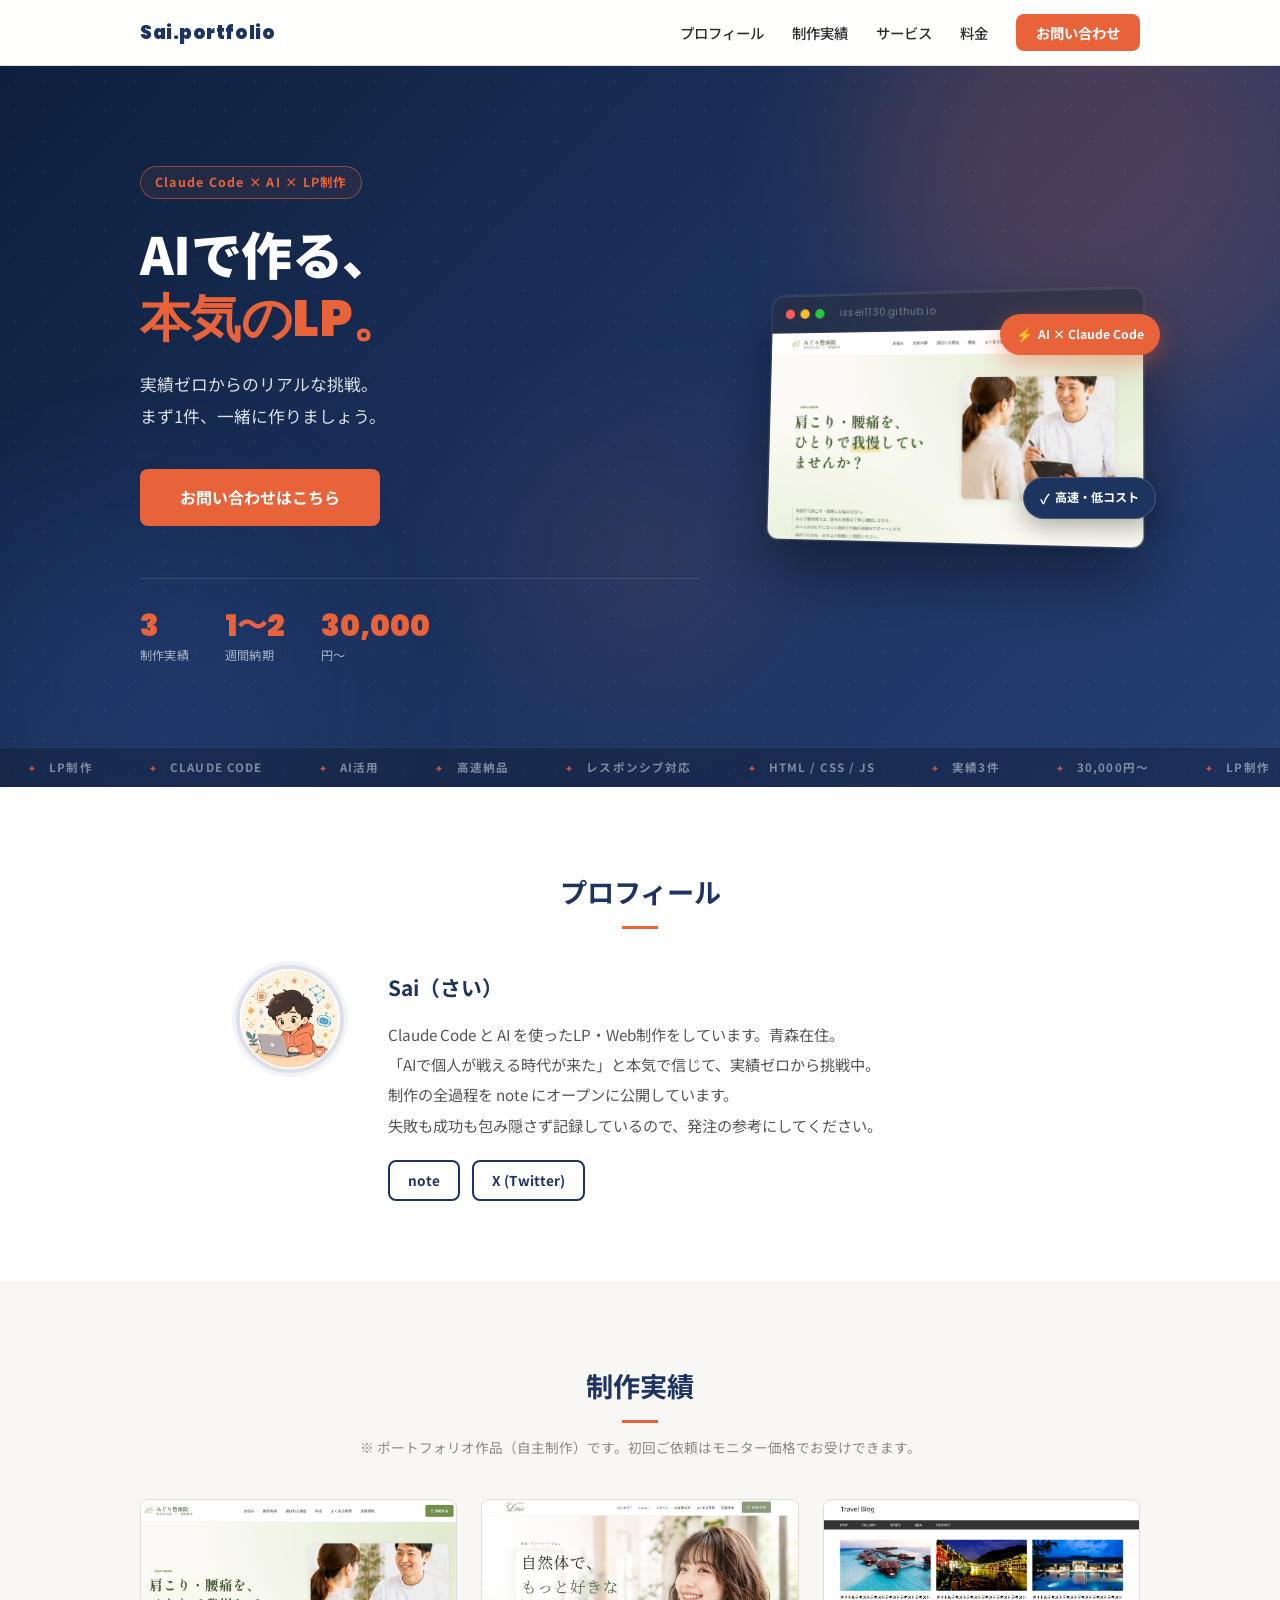
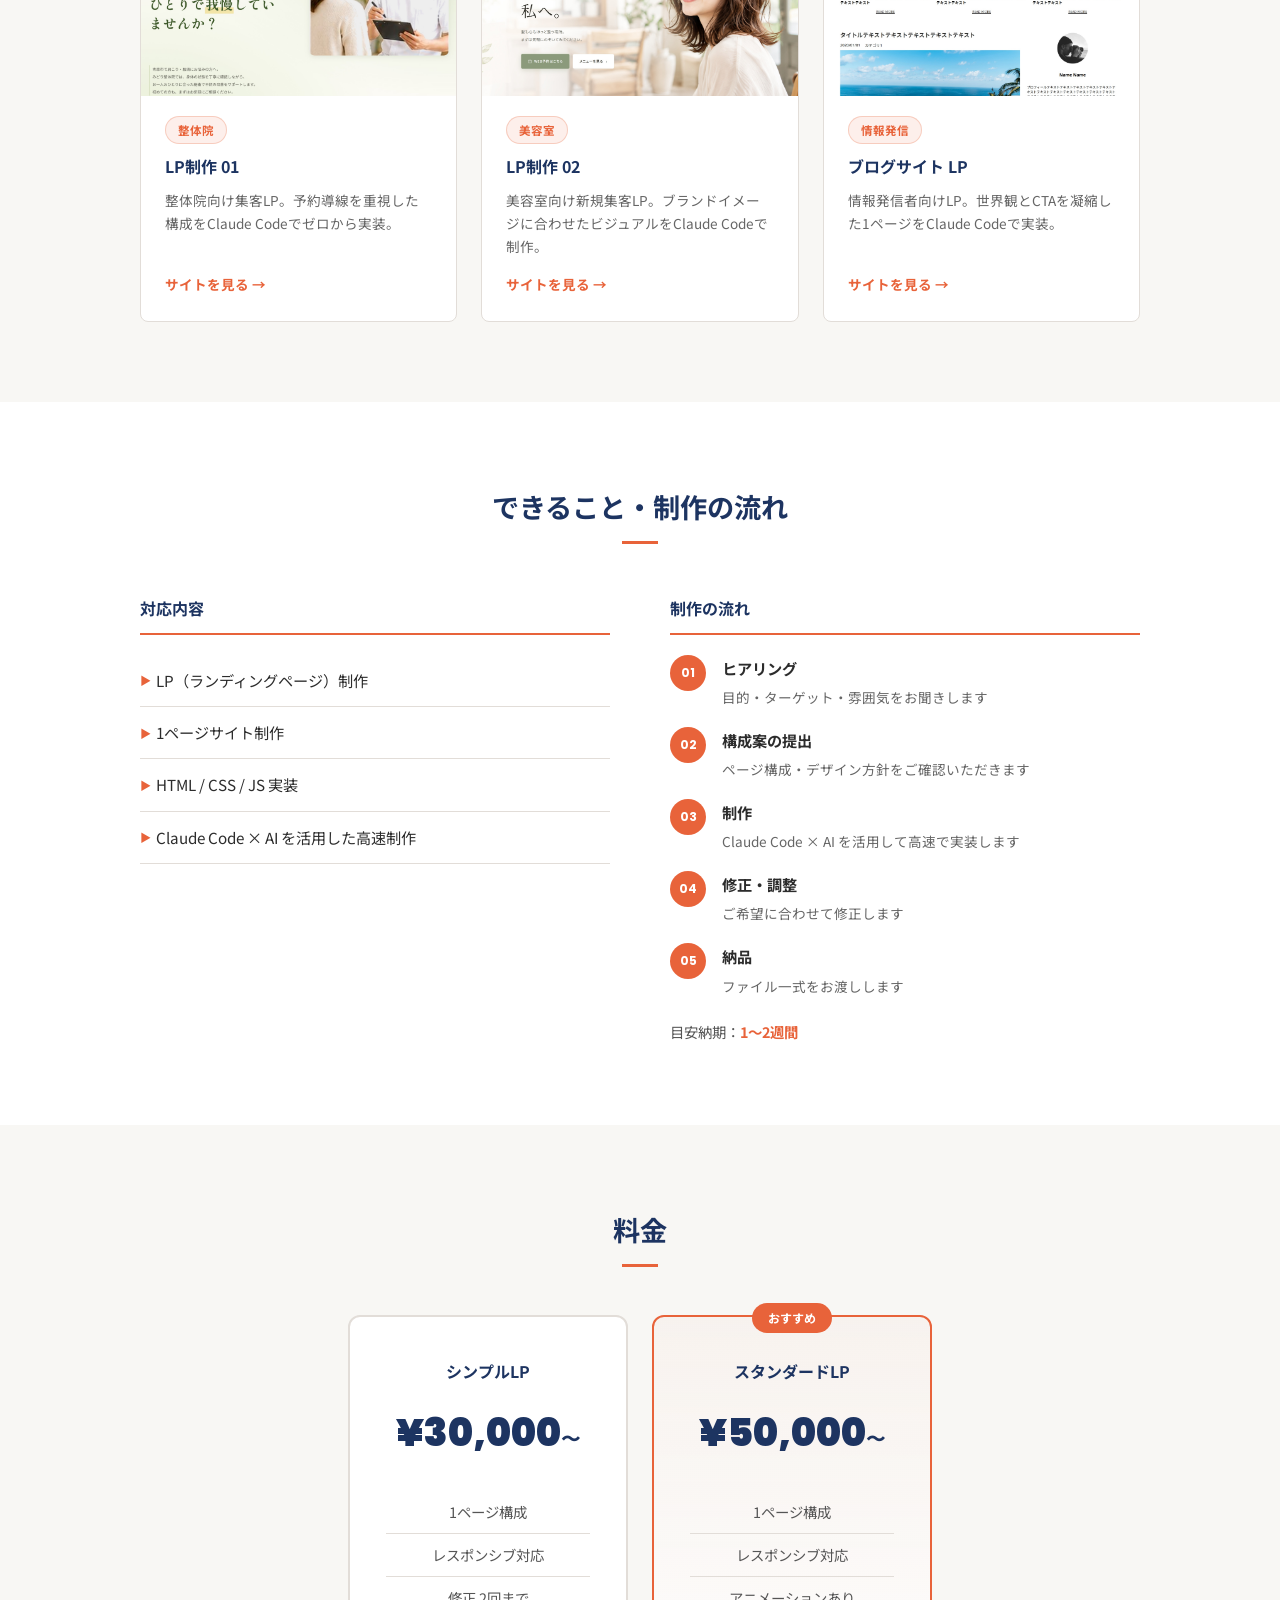
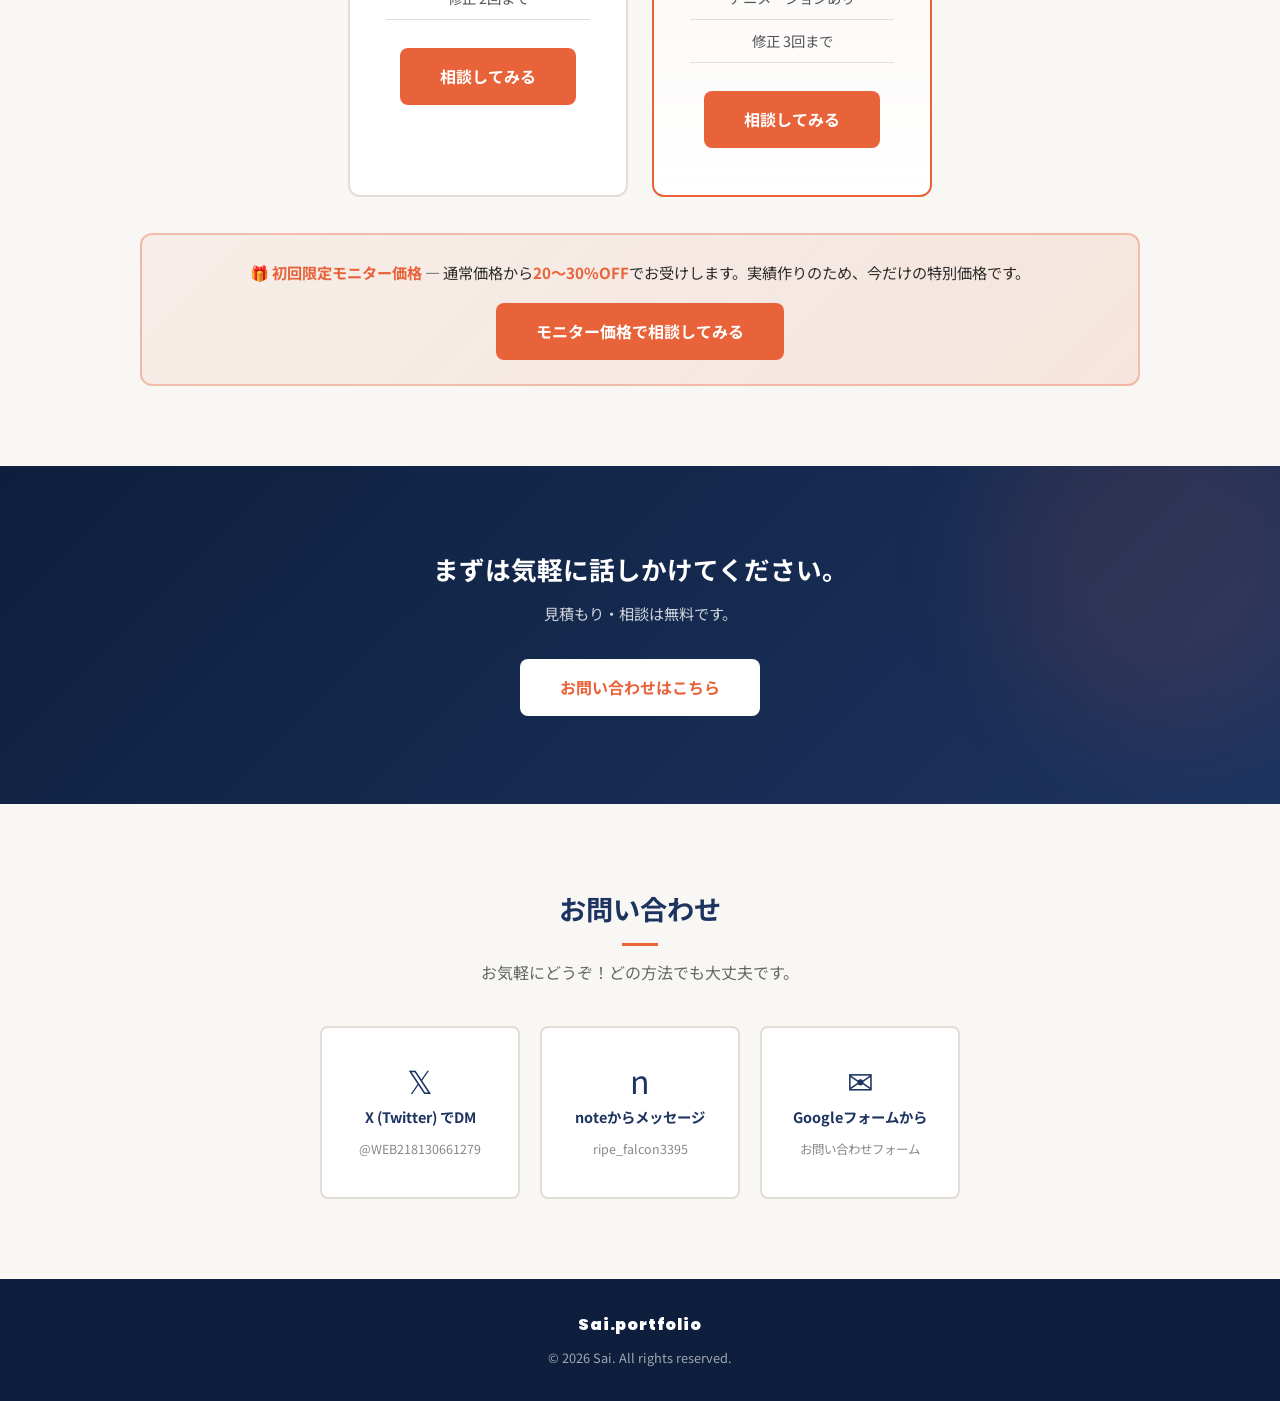
<file: index.html>
<!DOCTYPE html>
<html lang="ja">
<head>
  <meta charset="UTF-8">
  <meta name="viewport" content="width=device-width, initial-scale=1.0">
  <title>Sai - LP制作ポートフォリオ | Claude Code × AI</title>
  <meta name="description" content="AIで個人が戦える時代が来た。Claude Code × AIでLP・Web制作を手掛けるSaiのポートフォリオ。30,000円〜・納期1〜2週間・初回モニター価格あり。">
  <meta property="og:title" content="Sai - LP制作ポートフォリオ | Claude Code × AI">
  <meta property="og:description" content="AIで個人が戦える時代が来た。実績ゼロから本気で挑戦中。LP・Web制作 30,000円〜、納期1〜2週間。初回モニター価格あり。">
  <meta property="og:url" content="https://issei1130.github.io">
  <meta property="og:type" content="website">
  <meta name="twitter:card" content="summary_large_image">
  <meta name="twitter:site" content="@WEB218130661279">
  <link rel="stylesheet" href="css/style.css">
</head>
<body>

  <!-- スクロールプログレスバー -->
  <div class="scroll-progress" id="scrollProgress"></div>

  <!-- ナビゲーション -->
  <header class="site-header">
    <div class="inner">
      <p class="logo"><a href="#top">Sai.portfolio</a></p>
      <nav class="nav">
        <button class="nav-toggle" aria-label="メニューを開く">
          <span></span><span></span><span></span>
        </button>
        <ul class="nav-list">
          <li><a href="#about">プロフィール</a></li>
          <li><a href="#works">制作実績</a></li>
          <li><a href="#service">サービス</a></li>
          <li><a href="#price">料金</a></li>
          <li><a href="contact.html" class="nav-cta">お問い合わせ</a></li>
        </ul>
      </nav>
    </div>
  </header>

  <!-- ファーストビュー -->
  <section id="top" class="hero">
    <div class="hero-orb hero-orb--1"></div>
    <div class="hero-orb hero-orb--2"></div>
    <div class="hero-orb hero-orb--3"></div>
    <div class="hero-inner inner">
      <div class="hero-content">

        <!-- 左：テキスト -->
        <div class="hero-text">
          <p class="hero-label">Claude Code × AI × LP制作</p>
          <h1 class="hero-title">AIで作る、<br><span class="hero-title-accent">本気のLP。</span></h1>
          <p class="hero-sub"></p>
          <a href="contact.html" class="cta-btn">お問い合わせはこちら</a>
          <div class="hero-stats">
            <div class="hero-stat">
              <p class="stat-num" data-target="3">0</p>
              <p class="stat-label">制作実績</p>
            </div>
            <div class="hero-stat">
              <p class="stat-num">1〜2</p>
              <p class="stat-label">週間納期</p>
            </div>
            <div class="hero-stat">
              <p class="stat-num">30,000</p>
              <p class="stat-label">円〜</p>
            </div>
          </div>
        </div>

        <!-- 右：ビジュアル -->
        <div class="hero-visual">
          <div class="hero-mockup">
            <div class="mockup-bar">
              <span class="dot dot--red"></span>
              <span class="dot dot--yellow"></span>
              <span class="dot dot--green"></span>
              <span class="mockup-url">issei1130.github.io</span>
            </div>
            <img src="images/work01.jpg" alt="LP制作実績">
          </div>
          <div class="hero-badge">
            <span class="badge-icon">⚡</span>
            <span>AI × Claude Code</span>
          </div>
          <div class="hero-badge hero-badge--bottom">
            <span class="badge-icon">✓</span>
            <span>高速・低コスト</span>
          </div>
        </div>

      </div>
    </div>

    <!-- ティッカー -->
    <div class="hero-ticker-wrap">
      <div class="hero-ticker">
        <span>LP制作</span><span>Claude Code</span><span>AI活用</span><span>高速納品</span><span>レスポンシブ対応</span><span>HTML / CSS / JS</span><span>実績3件</span><span>30,000円〜</span>
        <span>LP制作</span><span>Claude Code</span><span>AI活用</span><span>高速納品</span><span>レスポンシブ対応</span><span>HTML / CSS / JS</span><span>実績3件</span><span>30,000円〜</span>
      </div>
    </div>
  </section>

  <!-- プロフィール -->
  <section id="about" class="about">
    <div class="inner">
      <h2 class="section-title">プロフィール</h2>
      <div class="about-content">
        <div class="about-avatar">
          <img src="images/icon.png" alt="Sai">
        </div>
        <div class="about-text">
          <h3 class="about-name">Sai（さい）</h3>
          <p class="about-desc">
            Claude Code と AI を使ったLP・Web制作をしています。青森在住。<br>
            「AIで個人が戦える時代が来た」と本気で信じて、実績ゼロから挑戦中。<br>
            制作の全過程を note にオープンに公開しています。<br>
            失敗も成功も包み隠さず記録しているので、発注の参考にしてください。
          </p>
          <div class="about-links">
            <a href="https://note.com/ripe_falcon3395" target="_blank" class="about-link">note</a>
            <a href="https://twitter.com/WEB218130661279" target="_blank" class="about-link">X (Twitter)</a>
          </div>
        </div>
      </div>
    </div>
  </section>

  <!-- 制作実績 -->
  <section id="works" class="works">
    <div class="inner">
      <h2 class="section-title">制作実績</h2>
      <p class="section-note">※ ポートフォリオ作品（自主制作）です。初回ご依頼はモニター価格でお受けできます。</p>
      <ul class="works-list">
        <li class="works-item">
          <div class="works-thumb">
            <img src="images/work01.jpg" alt="LP制作実績01">
            <div class="works-overlay">
              <a href="https://issei1130.github.io/midori-seitai/" class="works-overlay-btn" target="_blank">サイトを見る →</a>
            </div>
          </div>
          <div class="works-info">
            <span class="works-tag">整体院</span>
            <h3 class="works-title">LP制作 01</h3>
            <p class="works-desc">整体院向け集客LP。予約導線を重視した構成をClaude Codeでゼロから実装。</p>
            <a href="https://issei1130.github.io/midori-seitai/" class="works-link" target="_blank">サイトを見る →</a>
          </div>
        </li>
        <li class="works-item">
          <div class="works-thumb">
            <img src="images/work02.jpg" alt="LP制作実績02">
            <div class="works-overlay">
              <a href="https://issei1130.github.io/hair-salon-lp/" class="works-overlay-btn" target="_blank">サイトを見る →</a>
            </div>
          </div>
          <div class="works-info">
            <span class="works-tag">美容室</span>
            <h3 class="works-title">LP制作 02</h3>
            <p class="works-desc">美容室向け新規集客LP。ブランドイメージに合わせたビジュアルをClaude Codeで制作。</p>
            <a href="https://issei1130.github.io/hair-salon-lp/" class="works-link" target="_blank">サイトを見る →</a>
          </div>
        </li>
        <li class="works-item">
          <div class="works-thumb">
            <img src="images/work03.jpg" alt="ブログサイトLP">
            <div class="works-overlay">
              <a href="https://issei1130.github.io/portfolio-lp-blog/" class="works-overlay-btn" target="_blank">サイトを見る →</a>
            </div>
          </div>
          <div class="works-info">
            <span class="works-tag">情報発信</span>
            <h3 class="works-title">ブログサイト LP</h3>
            <p class="works-desc">情報発信者向けLP。世界観とCTAを凝縮した1ページをClaude Codeで実装。</p>
            <a href="https://issei1130.github.io/portfolio-lp-blog/" class="works-link" target="_blank">サイトを見る →</a>
          </div>
        </li>
      </ul>
    </div>
  </section>

  <!-- サービス・制作の流れ -->
  <section id="service" class="service">
    <div class="inner">
      <h2 class="section-title">できること・制作の流れ</h2>
      <div class="service-grid">
        <div class="service-menu">
          <h3 class="service-subtitle">対応内容</h3>
          <ul class="service-list">
            <li>LP（ランディングページ）制作</li>
            <li>1ページサイト制作</li>
            <li>HTML / CSS / JS 実装</li>
            <li>Claude Code × AI を活用した高速制作</li>
          </ul>
        </div>
        <div class="service-flow">
          <h3 class="service-subtitle">制作の流れ</h3>
          <ol class="flow-list">
            <li class="flow-item">
              <span class="flow-num">01</span>
              <div class="flow-body">
                <strong>ヒアリング</strong>
                <span>目的・ターゲット・雰囲気をお聞きします</span>
              </div>
            </li>
            <li class="flow-item">
              <span class="flow-num">02</span>
              <div class="flow-body">
                <strong>構成案の提出</strong>
                <span>ページ構成・デザイン方針をご確認いただきます</span>
              </div>
            </li>
            <li class="flow-item">
              <span class="flow-num">03</span>
              <div class="flow-body">
                <strong>制作</strong>
                <span>Claude Code × AI を活用して高速で実装します</span>
              </div>
            </li>
            <li class="flow-item">
              <span class="flow-num">04</span>
              <div class="flow-body">
                <strong>修正・調整</strong>
                <span>ご希望に合わせて修正します</span>
              </div>
            </li>
            <li class="flow-item">
              <span class="flow-num">05</span>
              <div class="flow-body">
                <strong>納品</strong>
                <span>ファイル一式をお渡しします</span>
              </div>
            </li>
          </ol>
          <p class="flow-period">目安納期：<strong>1〜2週間</strong></p>
        </div>
      </div>
    </div>
  </section>

  <!-- 料金 -->
  <section id="price" class="price">
    <div class="inner">
      <h2 class="section-title">料金</h2>
      <div class="price-cards">
        <div class="price-card">
          <p class="price-plan">シンプルLP</p>
          <p class="price-amount">¥30,000<span>〜</span></p>
          <ul class="price-features">
            <li>1ページ構成</li>
            <li>レスポンシブ対応</li>
            <li>修正 2回まで</li>
          </ul>
          <a href="contact.html" class="cta-btn">相談してみる</a>
        </div>
        <div class="price-card is-recommended">
          <p class="price-badge">おすすめ</p>
          <p class="price-plan">スタンダードLP</p>
          <p class="price-amount">¥50,000<span>〜</span></p>
          <ul class="price-features">
            <li>1ページ構成</li>
            <li>レスポンシブ対応</li>
            <li>アニメーションあり</li>
            <li>修正 3回まで</li>
          </ul>
          <a href="contact.html" class="cta-btn">相談してみる</a>
        </div>
      </div>
      <div class="price-monitor">
        <p class="price-monitor-text">🎁 <strong>初回限定モニター価格</strong> — 通常価格から<strong>20〜30%OFF</strong>でお受けします。実績作りのため、今だけの特別価格です。</p>
        <a href="contact.html" class="cta-btn">モニター価格で相談してみる</a>
      </div>
    </div>
  </section>

  <!-- CTAバナー -->
  <section class="cta-section">
    <div class="inner">
      <p class="cta-title">まずは気軽に話しかけてください。</p>
      <p class="cta-sub">見積もり・相談は無料です。</p>
      <a href="contact.html" class="cta-btn cta-btn--light">お問い合わせはこちら</a>
    </div>
  </section>

  <!-- お問い合わせ -->
  <section id="contact" class="contact">
    <div class="inner">
      <h2 class="section-title">お問い合わせ</h2>
      <p class="contact-lead">お気軽にどうぞ！どの方法でも大丈夫です。</p>
      <div class="contact-options">
        <a href="https://twitter.com/WEB218130661279" target="_blank" class="contact-card">
          <span class="contact-icon">𝕏</span>
          <span class="contact-label">X (Twitter) でDM</span>
          <span class="contact-handle">@WEB218130661279</span>
        </a>
        <a href="https://note.com/ripe_falcon3395" target="_blank" class="contact-card">
          <span class="contact-icon">n</span>
          <span class="contact-label">noteからメッセージ</span>
          <span class="contact-handle">ripe_falcon3395</span>
        </a>
        <a href="https://forms.gle/7nVjitU9kzvDQkPu5" target="_blank" class="contact-card">
          <span class="contact-icon">✉</span>
          <span class="contact-label">Googleフォームから</span>
          <span class="contact-handle">お問い合わせフォーム</span>
        </a>
      </div>
    </div>
  </section>

  <!-- フッター -->
  <footer class="site-footer">
    <div class="inner">
      <p class="footer-logo">Sai.portfolio</p>
      <p class="footer-copy">&copy; 2026 Sai. All rights reserved.</p>
    </div>
  </footer>

  <!-- フローティングCTA -->
  <div class="float-cta" id="floatCta">
    <a href="contact.html" class="cta-btn">無料相談はこちら ↑</a>
  </div>

  <script src="js/script.js"></script>
</body>
</html>
</file>
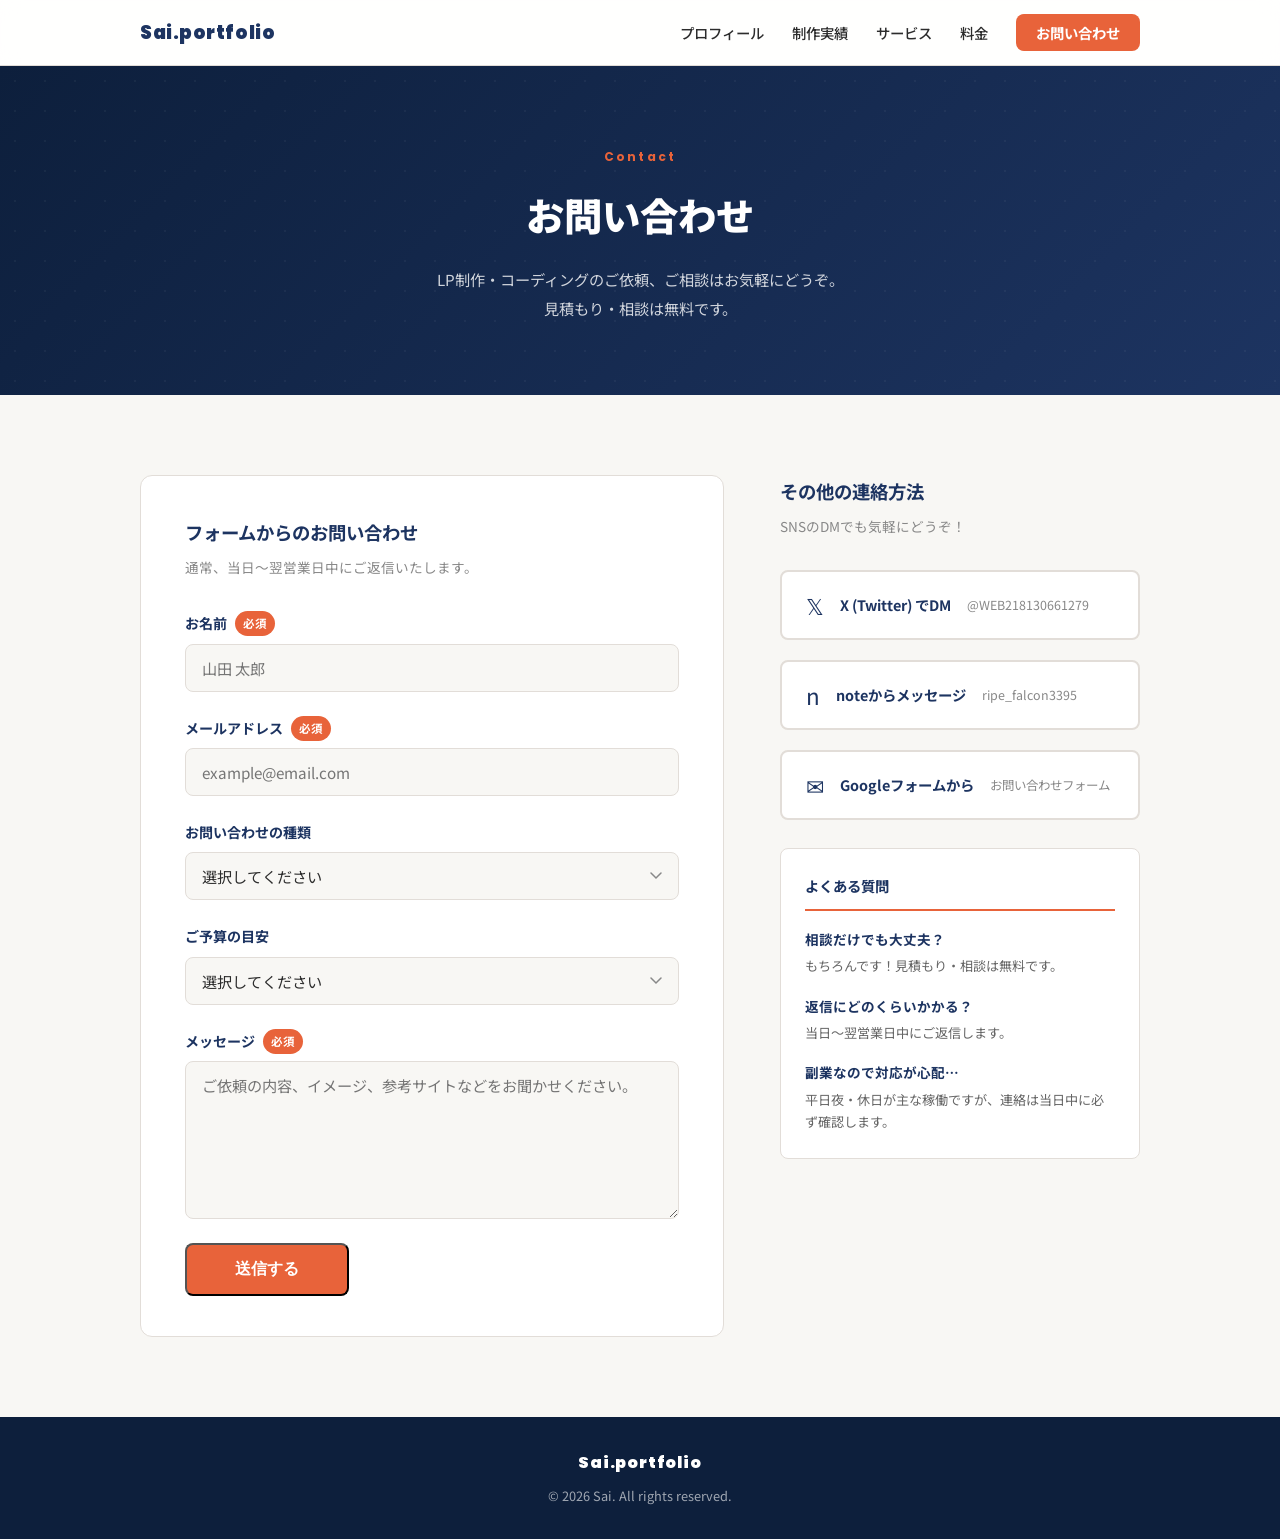
<file: contact.html>
<!DOCTYPE html>
<html lang="ja">
<head>
  <meta charset="UTF-8">
  <meta name="viewport" content="width=device-width, initial-scale=1.0">
  <title>お問い合わせ | Sai - LP制作ポートフォリオ</title>
  <link rel="stylesheet" href="css/style.css">
</head>
<body>

  <div class="scroll-progress" id="scrollProgress"></div>

  <header class="site-header">
    <div class="inner">
      <p class="logo"><a href="index.html">Sai.portfolio</a></p>
      <nav class="nav">
        <button class="nav-toggle" aria-label="メニューを開く">
          <span></span><span></span><span></span>
        </button>
        <ul class="nav-list">
          <li><a href="index.html#about">プロフィール</a></li>
          <li><a href="index.html#works">制作実績</a></li>
          <li><a href="index.html#service">サービス</a></li>
          <li><a href="index.html#price">料金</a></li>
          <li><a href="contact.html" class="nav-cta">お問い合わせ</a></li>
        </ul>
      </nav>
    </div>
  </header>

  <!-- ページヒーロー -->
  <section class="page-hero">
    <div class="inner">
      <p class="page-hero-label">Contact</p>
      <h1 class="page-hero-title">お問い合わせ</h1>
      <p class="page-hero-sub">LP制作・コーディングのご依頼、ご相談はお気軽にどうぞ。<br>見積もり・相談は無料です。</p>
    </div>
  </section>

  <!-- フォームセクション -->
  <section class="contact-form-section">
    <div class="inner contact-form-inner">

      <!-- フォーム -->
      <div class="contact-form-wrap">
        <h2 class="contact-form-title">フォームからのお問い合わせ</h2>
        <p class="contact-form-note">通常、当日〜翌営業日中にご返信いたします。</p>

        <form
          action="https://formspree.io/f/mvzlnngj"
          method="POST"
          class="contact-form"
          id="contactForm"
        >
          <input type="hidden" name="_subject" value="ポートフォリオサイトからのお問い合わせ">
          <input type="hidden" name="_next" value="https://issei1130.github.io/contact.html?sent=true">

          <div class="form-group">
            <label class="form-label" for="name">お名前 <span class="form-required">必須</span></label>
            <input class="form-input" type="text" id="name" name="name" placeholder="山田 太郎" required>
          </div>

          <div class="form-group">
            <label class="form-label" for="email">メールアドレス <span class="form-required">必須</span></label>
            <input class="form-input" type="email" id="email" name="email" placeholder="example@email.com" required>
          </div>

          <div class="form-group">
            <label class="form-label" for="type">お問い合わせの種類</label>
            <select class="form-select" id="type" name="type">
              <option value="">選択してください</option>
              <option value="LP制作のご依頼">LP制作のご依頼</option>
              <option value="コーディングのご依頼">コーディングのご依頼</option>
              <option value="ご相談・お見積もり">ご相談・お見積もり</option>
              <option value="その他">その他</option>
            </select>
          </div>

          <div class="form-group">
            <label class="form-label" for="budget">ご予算の目安</label>
            <select class="form-select" id="budget" name="budget">
              <option value="">選択してください</option>
              <option value="3万円未満">3万円未満</option>
              <option value="3〜5万円">3〜5万円</option>
              <option value="5〜10万円">5〜10万円</option>
              <option value="10万円以上">10万円以上</option>
              <option value="未定">まだ未定</option>
            </select>
          </div>

          <div class="form-group">
            <label class="form-label" for="message">メッセージ <span class="form-required">必須</span></label>
            <textarea class="form-textarea" id="message" name="message" rows="6" placeholder="ご依頼の内容、イメージ、参考サイトなどをお聞かせください。" required></textarea>
          </div>

          <button type="submit" class="form-btn cta-btn">送信する</button>
        </form>

        <!-- 送信完了メッセージ -->
        <div class="form-success" id="formSuccess">
          <p class="form-success-icon">✓</p>
          <p class="form-success-title">送信しました！</p>
          <p class="form-success-text">ありがとうございます。当日〜翌営業日中にご連絡いたします。</p>
        </div>
      </div>

      <!-- その他の連絡手段 -->
      <div class="contact-side">
        <h2 class="contact-form-title">その他の連絡方法</h2>
        <p class="contact-form-note">SNSのDMでも気軽にどうぞ！</p>
        <div class="contact-options contact-options--vertical">
          <a href="https://twitter.com/WEB218130661279" target="_blank" class="contact-card">
            <span class="contact-icon">𝕏</span>
            <span class="contact-label">X (Twitter) でDM</span>
            <span class="contact-handle">@WEB218130661279</span>
          </a>
          <a href="https://note.com/ripe_falcon3395" target="_blank" class="contact-card">
            <span class="contact-icon">n</span>
            <span class="contact-label">noteからメッセージ</span>
            <span class="contact-handle">ripe_falcon3395</span>
          </a>
          <a href="https://forms.gle/7nVjitU9kzvDQkPu5" target="_blank" class="contact-card">
            <span class="contact-icon">✉</span>
            <span class="contact-label">Googleフォームから</span>
            <span class="contact-handle">お問い合わせフォーム</span>
          </a>
        </div>
        <div class="contact-info-box">
          <p class="contact-info-title">よくある質問</p>
          <dl class="contact-faq">
            <dt>相談だけでも大丈夫？</dt>
            <dd>もちろんです！見積もり・相談は無料です。</dd>
            <dt>返信にどのくらいかかる？</dt>
            <dd>当日〜翌営業日中にご返信します。</dd>
            <dt>副業なので対応が心配…</dt>
            <dd>平日夜・休日が主な稼働ですが、連絡は当日中に必ず確認します。</dd>
          </dl>
        </div>
      </div>

    </div>
  </section>

  <footer class="site-footer">
    <div class="inner">
      <p class="footer-logo">Sai.portfolio</p>
      <p class="footer-copy">&copy; 2026 Sai. All rights reserved.</p>
    </div>
  </footer>

  <script src="js/script.js"></script>
  <script>
    // 送信完了表示
    if (new URLSearchParams(location.search).get('sent') === 'true') {
      document.getElementById('contactForm').style.display = 'none';
      document.getElementById('formSuccess').style.display = 'block';
    }
  </script>
</body>
</html>
</file>
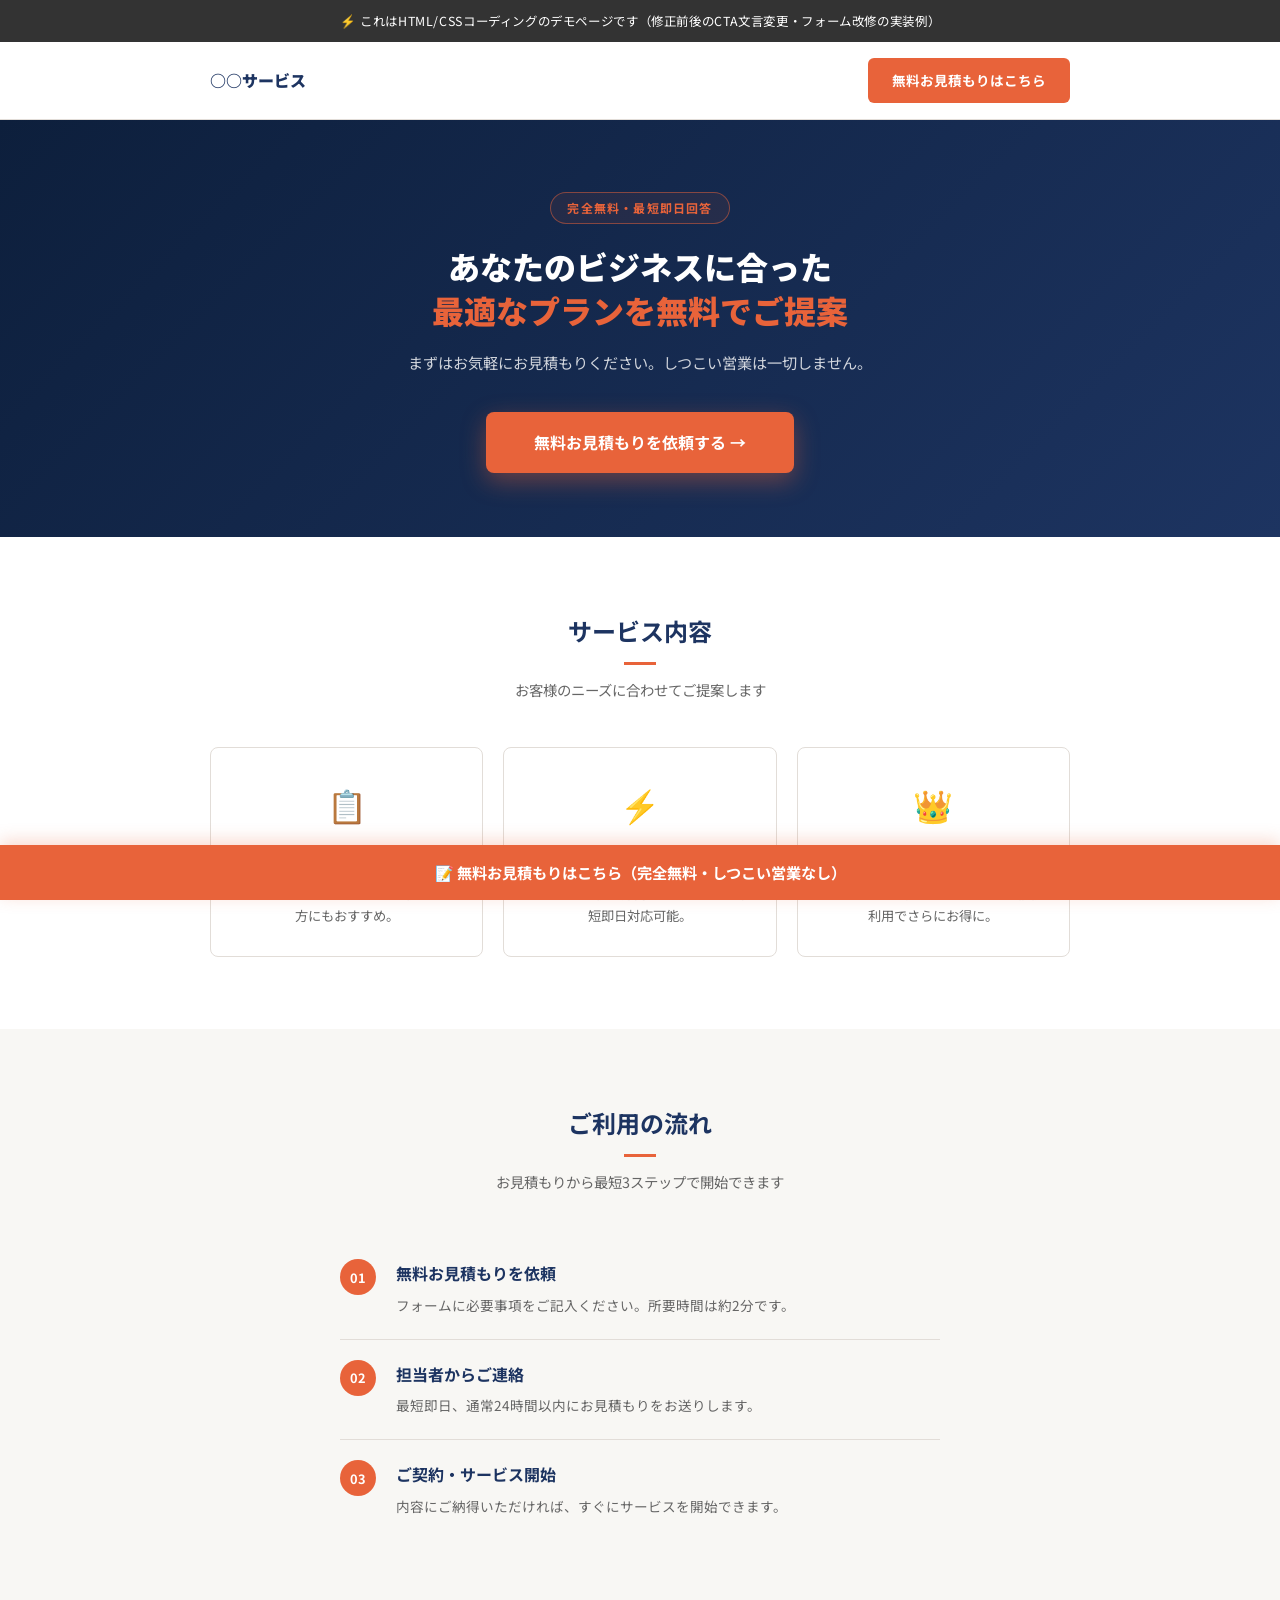
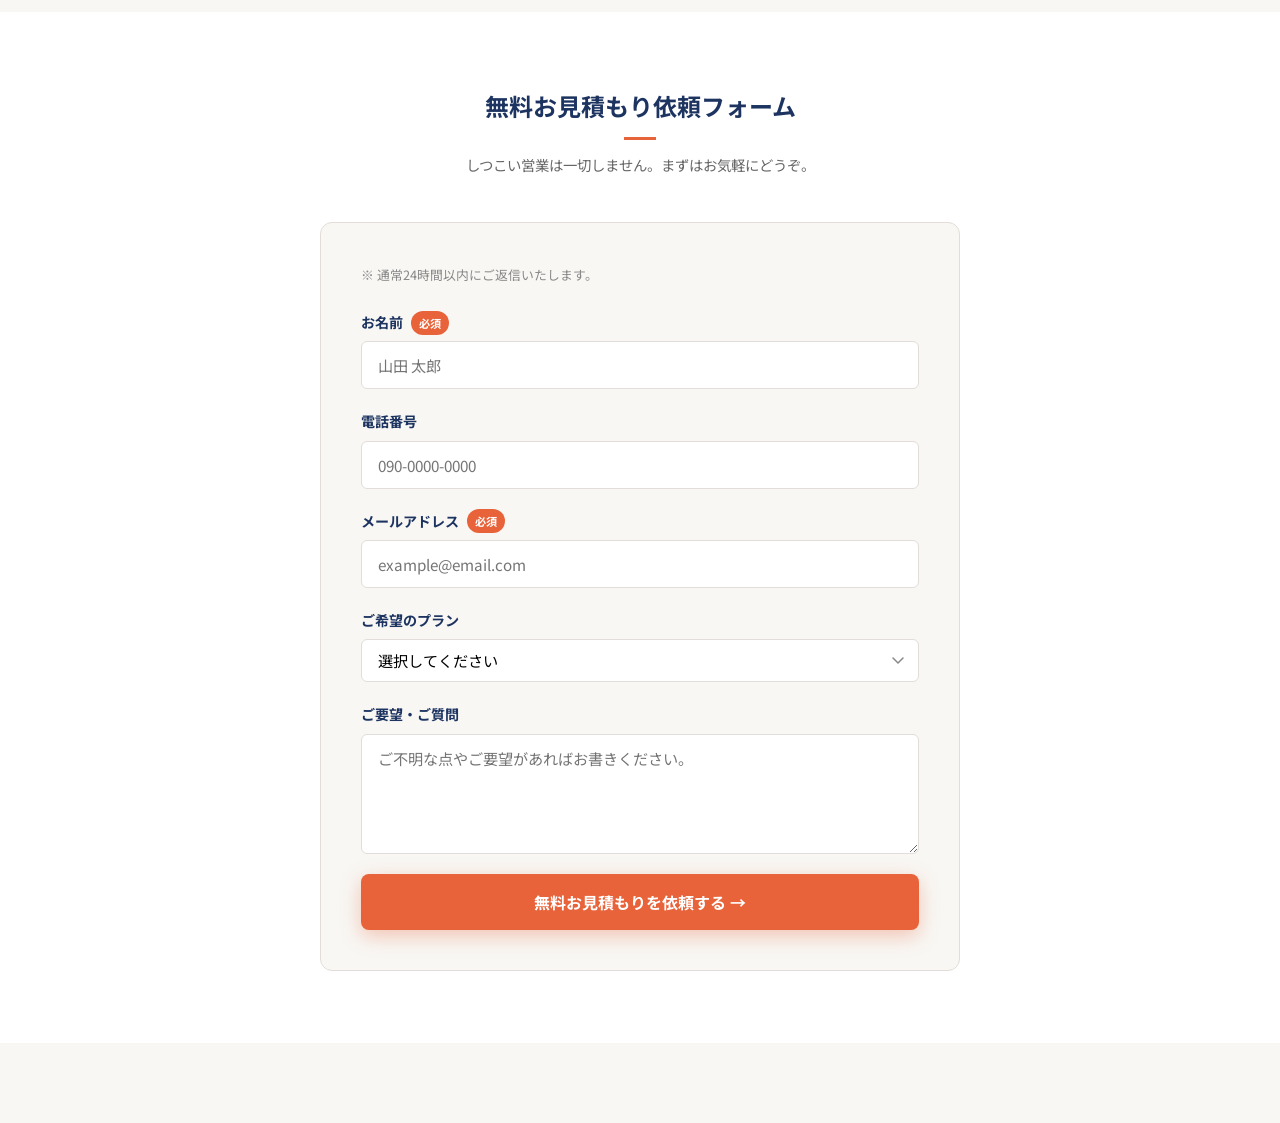
<file: estimate-demo.html>
<!DOCTYPE html>
<html lang="ja">
<head>
  <meta charset="UTF-8">
  <meta name="viewport" content="width=device-width, initial-scale=1.0">
  <title>無料お見積もり依頼 | デモページ</title>
  <style>
    @import url('https://fonts.googleapis.com/css2?family=Noto+Sans+JP:wght@400;500;700;900&display=swap');

    *, *::before, *::after { box-sizing: border-box; margin: 0; padding: 0; }
    body { font-family: 'Noto Sans JP', sans-serif; color: #2c2c2c; background: #f8f7f4; line-height: 1.8; padding-bottom: 80px; }
    img { max-width: 100%; display: block; }
    a { color: inherit; text-decoration: none; }

    :root {
      --main: #1d3461;
      --accent: #e8633a;
      --bg: #f8f7f4;
      --light: #ffffff;
      --border: #e2ddd8;
    }

    .inner { width: 90%; max-width: 860px; margin: 0 auto; }

    /* ヘッダー */
    .hd {
      background: rgba(255,255,255,0.95);
      backdrop-filter: blur(8px);
      border-bottom: 1px solid var(--border);
      padding: 16px 0;
      position: sticky;
      top: 0;
      z-index: 100;
    }
    .hd-inner { display: flex; justify-content: space-between; align-items: center; width: 90%; max-width: 860px; margin: 0 auto; }
    .hd-logo { font-weight: 900; font-size: 1rem; color: var(--main); }
    .hd-cta {
      display: inline-block;
      background: var(--accent);
      color: white;
      font-weight: 700;
      font-size: 0.85rem;
      padding: 10px 24px;
      border-radius: 6px;
    }

    /* ヒーロー */
    .hero {
      background: linear-gradient(135deg, #0d1f3c, #1d3461);
      color: white;
      padding: 72px 0 64px;
      text-align: center;
    }
    .hero-label {
      display: inline-block;
      font-size: 0.75rem;
      font-weight: 700;
      letter-spacing: 0.1em;
      color: var(--accent);
      border: 1px solid rgba(232,99,58,0.5);
      background: rgba(232,99,58,0.08);
      padding: 4px 16px;
      border-radius: 20px;
      margin-bottom: 20px;
    }
    .hero-title { font-size: 2rem; font-weight: 900; line-height: 1.4; margin-bottom: 16px; }
    .hero-title span { color: var(--accent); }
    .hero-sub { font-size: 0.95rem; opacity: 0.8; margin-bottom: 36px; }
    .hero-btn {
      display: inline-block;
      background: var(--accent);
      color: white;
      font-weight: 700;
      font-size: 1rem;
      padding: 16px 48px;
      border-radius: 8px;
      box-shadow: 0 8px 24px rgba(232,99,58,0.4);
    }

    /* セクション共通 */
    section { padding: 72px 0; }
    .sec-title {
      font-size: 1.5rem;
      font-weight: 700;
      color: var(--main);
      text-align: center;
      margin-bottom: 12px;
    }
    .sec-title::after {
      content: '';
      display: block;
      width: 32px;
      height: 3px;
      background: var(--accent);
      margin: 10px auto 0;
    }
    .sec-lead { text-align: center; font-size: 0.9rem; color: #666; margin-bottom: 44px; }

    /* サービス */
    .service { background: white; }
    .service-grid { display: grid; grid-template-columns: repeat(3,1fr); gap: 20px; }
    .service-card {
      border: 1px solid var(--border);
      border-radius: 8px;
      padding: 28px 20px;
      text-align: center;
    }
    .service-icon { font-size: 2rem; margin-bottom: 12px; }
    .service-name { font-weight: 700; color: var(--main); margin-bottom: 8px; }
    .service-desc { font-size: 0.83rem; color: #666; line-height: 1.7; }

    /* 流れ */
    .flow { background: var(--bg); }
    .flow-list { display: flex; flex-direction: column; gap: 0; max-width: 600px; margin: 0 auto; }
    .flow-item {
      display: flex;
      gap: 20px;
      align-items: flex-start;
      padding: 20px 0;
      border-bottom: 1px solid var(--border);
    }
    .flow-item:last-child { border-bottom: none; }
    .flow-num {
      flex-shrink: 0;
      width: 36px; height: 36px;
      background: var(--accent);
      color: white;
      border-radius: 50%;
      display: flex; align-items: center; justify-content: center;
      font-weight: 700; font-size: 0.8rem;
    }
    .flow-body strong { display: block; font-weight: 700; color: var(--main); margin-bottom: 2px; }
    .flow-body span { font-size: 0.85rem; color: #666; }

    /* フォームセクション */
    .form-sec { background: white; }
    .form-wrap {
      background: var(--bg);
      border: 1px solid var(--border);
      border-radius: 12px;
      padding: 40px;
      max-width: 640px;
      margin: 0 auto;
    }
    .form-group { display: flex; flex-direction: column; gap: 6px; margin-bottom: 20px; }
    .form-label { font-size: 0.88rem; font-weight: 700; color: var(--main); display: flex; align-items: center; gap: 8px; }
    .req {
      font-size: 0.7rem;
      background: var(--accent);
      color: white;
      padding: 2px 8px;
      border-radius: 20px;
      font-weight: 700;
    }
    .form-input,
    .form-select,
    .form-textarea {
      width: 100%;
      padding: 12px 16px;
      border: 1.5px solid var(--border);
      border-radius: 6px;
      font-family: 'Noto Sans JP', sans-serif;
      font-size: 0.95rem;
      background: white;
      outline: none;
      transition: border-color 0.2s;
    }
    .form-input:focus, .form-select:focus, .form-textarea:focus { border-color: var(--main); }
    .form-textarea { resize: vertical; min-height: 120px; }
    .form-select {
      appearance: none;
      background-image: url("data:image/svg+xml,%3Csvg xmlns='http://www.w3.org/2000/svg' width='12' height='8' viewBox='0 0 12 8'%3E%3Cpath d='M1 1l5 5 5-5' stroke='%23888' stroke-width='1.5' fill='none' stroke-linecap='round'/%3E%3C/svg%3E");
      background-repeat: no-repeat;
      background-position: right 14px center;
      padding-right: 36px;
      cursor: pointer;
    }
    .form-note { font-size: 0.8rem; color: #888; margin-bottom: 24px; }
    .submit-btn {
      display: block;
      width: 100%;
      background: var(--accent);
      color: white;
      font-family: 'Noto Sans JP', sans-serif;
      font-size: 1rem;
      font-weight: 700;
      padding: 16px;
      border: none;
      border-radius: 8px;
      cursor: pointer;
      box-shadow: 0 6px 20px rgba(232,99,58,0.35);
      transition: opacity 0.2s, transform 0.2s;
    }
    .submit-btn:hover { opacity: 0.9; transform: translateY(-2px); }

    /* 固定ボタン */
    .fixed-btn {
      position: fixed;
      bottom: 0;
      left: 0;
      right: 0;
      background: var(--accent);
      color: white;
      text-align: center;
      padding: 14px 20px;
      font-weight: 700;
      font-size: 0.95rem;
      z-index: 200;
      cursor: pointer;
      box-shadow: 0 -4px 16px rgba(232,99,58,0.25);
    }
    .fixed-btn a { color: white; display: block; }

    /* デモ注記 */
    .demo-badge {
      background: #333;
      color: white;
      text-align: center;
      padding: 10px;
      font-size: 0.78rem;
      letter-spacing: 0.05em;
    }

    /* レスポンシブ */
    @media (max-width: 600px) {
      .hero-title { font-size: 1.5rem; }
      .service-grid { grid-template-columns: 1fr; }
      .form-wrap { padding: 24px 16px; }
    }
  </style>
</head>
<body>

  <!-- デモ注記 -->
  <div class="demo-badge">⚡ これはHTML/CSSコーディングのデモページです（修正前後のCTA文言変更・フォーム改修の実装例）</div>

  <!-- ヘッダー -->
  <div class="hd">
    <div class="hd-inner">
      <p class="hd-logo">○○サービス</p>
      <a href="#form" class="hd-cta">無料お見積もりはこちら</a>
    </div>
  </div>

  <!-- ヒーロー -->
  <section class="hero">
    <div class="inner">
      <p class="hero-label">完全無料・最短即日回答</p>
      <h1 class="hero-title">あなたのビジネスに合った<br><span>最適なプランを無料でご提案</span></h1>
      <p class="hero-sub">まずはお気軽にお見積もりください。しつこい営業は一切しません。</p>
      <a href="#form" class="hero-btn">無料お見積もりを依頼する →</a>
    </div>
  </section>

  <!-- サービス -->
  <section class="service">
    <div class="inner">
      <h2 class="sec-title">サービス内容</h2>
      <p class="sec-lead">お客様のニーズに合わせてご提案します</p>
      <div class="service-grid">
        <div class="service-card">
          <div class="service-icon">📋</div>
          <p class="service-name">プランA</p>
          <p class="service-desc">スタンダードなプランです。初めての方にもおすすめ。</p>
        </div>
        <div class="service-card">
          <div class="service-icon">⚡</div>
          <p class="service-name">プランB</p>
          <p class="service-desc">スピード重視の方向けプランです。最短即日対応可能。</p>
        </div>
        <div class="service-card">
          <div class="service-icon">👑</div>
          <p class="service-name">プランC</p>
          <p class="service-desc">ボリュームディスカウントあり。継続利用でさらにお得に。</p>
        </div>
      </div>
    </div>
  </section>

  <!-- ご利用の流れ -->
  <section class="flow">
    <div class="inner">
      <h2 class="sec-title">ご利用の流れ</h2>
      <p class="sec-lead">お見積もりから最短3ステップで開始できます</p>
      <ol class="flow-list">
        <li class="flow-item">
          <span class="flow-num">01</span>
          <div class="flow-body">
            <strong>無料お見積もりを依頼</strong>
            <span>フォームに必要事項をご記入ください。所要時間は約2分です。</span>
          </div>
        </li>
        <li class="flow-item">
          <span class="flow-num">02</span>
          <div class="flow-body">
            <strong>担当者からご連絡</strong>
            <span>最短即日、通常24時間以内にお見積もりをお送りします。</span>
          </div>
        </li>
        <li class="flow-item">
          <span class="flow-num">03</span>
          <div class="flow-body">
            <strong>ご契約・サービス開始</strong>
            <span>内容にご納得いただければ、すぐにサービスを開始できます。</span>
          </div>
        </li>
      </ol>
    </div>
  </section>

  <!-- お見積もりフォーム -->
  <section class="form-sec" id="form">
    <div class="inner">
      <h2 class="sec-title">無料お見積もり依頼フォーム</h2>
      <p class="sec-lead">しつこい営業は一切しません。まずはお気軽にどうぞ。</p>
      <div class="form-wrap">
        <p class="form-note">※ 通常24時間以内にご返信いたします。</p>
        <div class="form-group">
          <label class="form-label" for="name">お名前 <span class="req">必須</span></label>
          <input class="form-input" type="text" id="name" name="name" placeholder="山田 太郎" required>
        </div>
        <div class="form-group">
          <label class="form-label" for="tel">電話番号</label>
          <input class="form-input" type="tel" id="tel" name="tel" placeholder="090-0000-0000">
        </div>
        <div class="form-group">
          <label class="form-label" for="email">メールアドレス <span class="req">必須</span></label>
          <input class="form-input" type="email" id="email" name="email" placeholder="example@email.com" required>
        </div>
        <div class="form-group">
          <label class="form-label" for="plan">ご希望のプラン</label>
          <select class="form-select" id="plan" name="plan">
            <option value="">選択してください</option>
            <option>プランA</option>
            <option>プランB</option>
            <option>プランC</option>
            <option>まだ決まっていない</option>
          </select>
        </div>
        <div class="form-group">
          <label class="form-label" for="message">ご要望・ご質問</label>
          <textarea class="form-textarea" id="message" name="message" rows="4" placeholder="ご不明な点やご要望があればお書きください。"></textarea>
        </div>
        <button type="submit" class="submit-btn">無料お見積もりを依頼する →</button>
      </div>
    </div>
  </section>

  <!-- 固定ボタン -->
  <div class="fixed-btn">
    <a href="#form">📝 無料お見積もりはこちら（完全無料・しつこい営業なし）</a>
  </div>

</body>
</html>
</file>
<file: css/style.css>
/* ===== Google Fonts ===== */
@import url('https://fonts.googleapis.com/css2?family=Poppins:wght@700;900&family=Noto+Sans+JP:wght@400;500;700;900&display=swap');

/* ===== 変数 ===== */
:root {
  --color-main:    #1d3461;
  --color-accent:  #e8633a;
  --color-bg:      #f8f7f4;
  --color-text:    #2c2c2c;
  --color-light:   #ffffff;
  --color-border:  #e2ddd8;
  --font-base:    'Noto Sans JP', sans-serif;
  --font-display: 'Poppins', sans-serif;
  --inner-width: 1000px;
  --radius: 8px;
}

/* ===== リセット・ベース ===== */
*, *::before, *::after { box-sizing: border-box; margin: 0; padding: 0; }
body { font-family: var(--font-base); color: var(--color-text); background: var(--color-bg); line-height: 1.8; }
img { max-width: 100%; height: auto; display: block; }
a { color: inherit; text-decoration: none; }
ul, ol { list-style: none; }

/* ===== スクロールプログレスバー ===== */
.scroll-progress {
  position: fixed;
  top: 0;
  left: 0;
  height: 3px;
  background: linear-gradient(90deg, var(--color-accent), #f5a06e);
  z-index: 1001;
  width: 0%;
  transition: width 0.05s linear;
}

/* ===== レイアウト ===== */
.inner { width: 90%; max-width: var(--inner-width); margin: 0 auto; }
section { padding: 80px 0; }

/* ===== 共通：セクションタイトル ===== */
.section-title {
  font-size: 1.7rem;
  font-weight: 700;
  text-align: center;
  margin-bottom: 12px;
  color: var(--color-main);
}
.section-title::after {
  content: '';
  display: block;
  width: 36px;
  height: 3px;
  background: var(--color-accent);
  margin: 10px auto 0;
}
.section-note {
  text-align: center;
  font-size: 0.85rem;
  color: #888;
  margin-bottom: 40px;
}

/* ===== 共通：CTAボタン ===== */
.cta-btn {
  display: inline-block;
  padding: 14px 40px;
  background: var(--color-accent);
  color: var(--color-light);
  border-radius: var(--radius);
  font-weight: 700;
  font-size: 1rem;
  position: relative;
  overflow: hidden;
  transition: opacity 0.2s, transform 0.2s, box-shadow 0.2s;
}
.cta-btn::after {
  content: '';
  position: absolute;
  top: -50%;
  left: -80%;
  width: 50%;
  height: 200%;
  background: linear-gradient(90deg, transparent, rgba(255,255,255,0.35), transparent);
  transform: skewX(-20deg);
  animation: shimmer 3s infinite 1s;
}
@keyframes shimmer {
  0%   { left: -80%; }
  100% { left: 160%; }
}
.cta-btn:hover {
  opacity: 0.92;
  transform: translateY(-2px);
  box-shadow: 0 8px 24px rgba(232, 99, 58, 0.35);
}
.cta-btn--light {
  background: var(--color-light);
  color: var(--color-accent);
}
.cta-btn--light::after {
  background: linear-gradient(90deg, transparent, rgba(232,99,58,0.15), transparent);
}
.cta-btn--light:hover { box-shadow: 0 8px 24px rgba(0,0,0,0.12); }

/* ===== ヘッダー ===== */
.site-header {
  position: sticky;
  top: 0;
  background: rgba(255,255,255,0.9);
  backdrop-filter: blur(10px);
  -webkit-backdrop-filter: blur(10px);
  border-bottom: 1px solid var(--color-border);
  z-index: 100;
  padding: 16px 0;
  transition: box-shadow 0.3s;
}
.site-header .inner { display: flex; justify-content: space-between; align-items: center; }
.logo a {
  font-family: var(--font-display);
  font-weight: 900;
  font-size: 1.15rem;
  color: var(--color-main);
  letter-spacing: 0.03em;
}
.nav-list { display: flex; align-items: center; gap: 28px; }
.nav-list a { font-size: 0.9rem; font-weight: 500; transition: color 0.2s; }
.nav-list a:hover { color: var(--color-accent); }
.nav-cta {
  background: var(--color-accent);
  color: var(--color-light) !important;
  padding: 8px 20px;
  border-radius: var(--radius);
  font-weight: 700 !important;
}
.nav-cta:hover { opacity: 0.85; color: var(--color-light) !important; }
.nav-toggle { display: none; }

/* ===== ヒーロー ===== */
.hero {
  background: linear-gradient(135deg, #0d1f3c 0%, #1d3461 55%, #243d72 100%);
  color: var(--color-light);
  padding: 100px 0 120px;
  position: relative;
  overflow: hidden;
}

/* ドットグリッドテクスチャ */
.hero::before {
  content: '';
  position: absolute;
  inset: 0;
  background-image: radial-gradient(rgba(255,255,255,0.055) 1px, transparent 1px);
  background-size: 30px 30px;
  pointer-events: none;
  z-index: 0;
}

.hero-orb {
  position: absolute;
  border-radius: 50%;
  pointer-events: none;
  filter: blur(70px);
  z-index: 0;
}
.hero-orb--1 {
  width: 480px; height: 480px;
  top: -140px; right: -60px;
  background: rgba(232, 99, 58, 0.2);
  animation: floatA 8s ease-in-out infinite;
}
.hero-orb--2 {
  width: 380px; height: 380px;
  bottom: -100px; left: -60px;
  background: rgba(80, 120, 220, 0.13);
  animation: floatB 11s ease-in-out infinite;
}
.hero-orb--3 {
  width: 260px; height: 260px;
  top: 50%; left: 40%;
  background: rgba(232, 99, 58, 0.08);
  animation: floatA 14s ease-in-out infinite reverse;
}
@keyframes floatA {
  0%, 100% { transform: translateY(0) scale(1); }
  50%       { transform: translateY(-28px) scale(1.04); }
}
@keyframes floatB {
  0%, 100% { transform: translateY(0) rotate(0deg); }
  50%       { transform: translateY(-18px) rotate(6deg); }
}

.hero-inner { position: relative; z-index: 1; }

/* 2カラムレイアウト */
.hero-content {
  display: flex;
  align-items: center;
  gap: 60px;
}
.hero-text { flex: 1; min-width: 0; }

.hero-label {
  display: inline-block;
  font-size: 0.78rem;
  font-weight: 700;
  letter-spacing: 0.1em;
  color: var(--color-accent);
  border: 1px solid rgba(232, 99, 58, 0.55);
  background: rgba(232, 99, 58, 0.08);
  padding: 4px 14px;
  border-radius: 20px;
  margin-bottom: 24px;
}
.hero-title {
  font-size: 3.2rem;
  font-weight: 900;
  line-height: 1.2;
  margin-bottom: 20px;
  letter-spacing: -0.01em;
}
.hero-title-accent {
  color: var(--color-accent);
  font-family: var(--font-display);
  display: inline-block;
}
.hero-sub {
  font-size: 1.05rem;
  opacity: 0.85;
  margin-bottom: 36px;
  line-height: 1.9;
  min-height: 3.8em;
}
.hero-stats {
  display: flex;
  gap: 36px;
  margin-top: 44px;
  padding-top: 32px;
  border-top: 1px solid rgba(255,255,255,0.12);
}
.stat-num {
  font-family: var(--font-display);
  font-size: 1.9rem;
  font-weight: 900;
  color: var(--color-accent);
  line-height: 1;
  margin-bottom: 4px;
}
.stat-label {
  font-size: 0.76rem;
  opacity: 0.62;
  letter-spacing: 0.02em;
}

/* ===== ヒーロー：ビジュアル（右カラム） ===== */
.hero-visual {
  flex-shrink: 0;
  width: 380px;
  position: relative;
}

/* ブラウザ風モックアップ */
.hero-mockup {
  background: rgba(13, 20, 40, 0.6);
  border: 1px solid rgba(255,255,255,0.14);
  border-radius: 12px;
  overflow: hidden;
  box-shadow:
    0 32px 64px rgba(0,0,0,0.4),
    0 0 0 1px rgba(255,255,255,0.06),
    inset 0 1px 0 rgba(255,255,255,0.1);
  transform: perspective(900px) rotateY(-10deg) rotateX(4deg);
  transition: transform 0.4s ease;
}
.hero-mockup:hover {
  transform: perspective(900px) rotateY(-5deg) rotateX(2deg);
}
.mockup-bar {
  background: rgba(255,255,255,0.07);
  border-bottom: 1px solid rgba(255,255,255,0.08);
  padding: 9px 14px;
  display: flex;
  align-items: center;
  gap: 6px;
}
.dot {
  display: block;
  width: 10px;
  height: 10px;
  border-radius: 50%;
}
.dot--red    { background: #ff5f57; }
.dot--yellow { background: #febc2e; }
.dot--green  { background: #28c840; }
.mockup-url {
  margin-left: 10px;
  font-size: 0.68rem;
  color: rgba(255,255,255,0.35);
  font-family: var(--font-display);
  letter-spacing: 0.02em;
}
.hero-mockup img { width: 100%; display: block; }

/* フローティングバッジ */
.hero-badge {
  position: absolute;
  right: -20px;
  top: 24px;
  background: var(--color-accent);
  color: white;
  padding: 8px 16px;
  border-radius: 40px;
  font-size: 0.76rem;
  font-weight: 700;
  display: flex;
  align-items: center;
  gap: 5px;
  box-shadow: 0 8px 24px rgba(232,99,58,0.45);
  animation: floatA 4s ease-in-out infinite;
  white-space: nowrap;
}
.hero-badge--bottom {
  top: auto;
  bottom: 24px;
  right: -16px;
  background: var(--color-main);
  border: 1px solid rgba(255,255,255,0.18);
  box-shadow: 0 8px 24px rgba(0,0,0,0.3);
  animation: floatA 5s ease-in-out infinite reverse;
}
.badge-icon { font-size: 0.85rem; }

/* ===== ティッカー ===== */
.hero-ticker-wrap {
  position: absolute;
  bottom: 0;
  left: 0;
  right: 0;
  background: rgba(0,0,0,0.22);
  border-top: 1px solid rgba(255,255,255,0.07);
  overflow: hidden;
  padding: 9px 0;
  z-index: 2;
}
.hero-ticker {
  display: flex;
  gap: 0;
  animation: ticker 22s linear infinite;
  white-space: nowrap;
  width: max-content;
}
.hero-ticker span {
  font-size: 0.72rem;
  font-weight: 700;
  letter-spacing: 0.1em;
  color: rgba(255,255,255,0.45);
  text-transform: uppercase;
  padding: 0 28px;
}
.hero-ticker span::before {
  content: '✦';
  margin-right: 12px;
  color: var(--color-accent);
  opacity: 0.8;
  font-size: 0.55rem;
}
@keyframes ticker {
  0%   { transform: translateX(0); }
  100% { transform: translateX(-50%); }
}

/* ===== プロフィール ===== */
.about { background: var(--color-light); }
.about-content { display: flex; align-items: flex-start; gap: 48px; max-width: 800px; margin: 40px auto 0; }
.about-avatar {
  flex-shrink: 0;
  width: 100px;
  height: 100px;
  border-radius: 50%;
  overflow: hidden;
  box-shadow: 0 0 0 4px rgba(29,52,97,0.1), 0 0 0 8px rgba(29,52,97,0.05);
}
.about-avatar img { width: 100%; height: 100%; object-fit: cover; }
.about-name { font-size: 1.3rem; font-weight: 700; color: var(--color-main); margin-bottom: 12px; }
.about-desc { font-size: 0.95rem; line-height: 2; color: #555; margin-bottom: 20px; }
.about-links { display: flex; gap: 12px; }
.about-link {
  display: inline-block;
  padding: 6px 18px;
  border: 2px solid var(--color-main);
  color: var(--color-main);
  border-radius: var(--radius);
  font-size: 0.85rem;
  font-weight: 700;
  transition: background 0.2s, color 0.2s;
}
.about-link:hover { background: var(--color-main); color: var(--color-light); }

/* ===== 制作実績 ===== */
.works { background: var(--color-bg); }
.works-list { display: grid; grid-template-columns: repeat(3, 1fr); gap: 24px; }
.works-item {
  display: flex;
  flex-direction: column;
  background: var(--color-light);
  border-radius: var(--radius);
  overflow: hidden;
  border: 1px solid var(--color-border);
  transition: box-shadow 0.3s, transform 0.3s;
}
.works-item:hover {
  box-shadow: 0 12px 36px rgba(0,0,0,0.1);
  transform: translateY(-5px);
}
.works-thumb {
  position: relative;
  width: 100%;
  padding-top: 62%;
  overflow: hidden;
  background: #e8e4df;
}
.works-thumb img {
  position: absolute;
  inset: 0;
  width: 100%;
  height: 100%;
  object-fit: cover;
  transition: transform 0.5s ease;
}
.works-item:hover .works-thumb img { transform: scale(1.06); }
.works-overlay {
  position: absolute;
  inset: 0;
  background: rgba(13, 31, 60, 0.82);
  display: flex;
  align-items: center;
  justify-content: center;
  opacity: 0;
  transition: opacity 0.3s;
}
.works-item:hover .works-overlay { opacity: 1; }
.works-overlay-btn {
  color: white;
  border: 2px solid rgba(255,255,255,0.75);
  padding: 10px 24px;
  border-radius: 40px;
  font-weight: 700;
  font-size: 0.85rem;
  transform: translateY(10px);
  transition: transform 0.3s, background 0.2s;
  letter-spacing: 0.04em;
}
.works-item:hover .works-overlay-btn { transform: translateY(0); }
.works-overlay-btn:hover { background: rgba(255,255,255,0.15); }
.works-info { padding: 20px 24px 24px; flex: 1; display: flex; flex-direction: column; }
.works-tag {
  display: inline-block;
  background: rgba(232,99,58,0.1);
  color: var(--color-accent);
  font-size: 0.72rem;
  font-weight: 700;
  padding: 3px 12px;
  border-radius: 20px;
  margin-bottom: 8px;
  align-self: flex-start;
  border: 1px solid rgba(232,99,58,0.25);
}
.works-title { font-size: 1rem; font-weight: 700; color: var(--color-main); margin-bottom: 8px; }
.works-desc { font-size: 0.85rem; color: #666; line-height: 1.7; margin-bottom: 14px; flex: 1; }
.works-link { font-size: 0.85rem; font-weight: 700; color: var(--color-accent); transition: opacity 0.2s; align-self: flex-start; }
.works-link:hover { opacity: 0.7; }

/* ===== サービス ===== */
.service { background: var(--color-light); }
.service-grid { display: grid; grid-template-columns: 1fr 1fr; gap: 60px; margin-top: 50px; }
.service-subtitle {
  font-size: 1rem;
  font-weight: 700;
  color: var(--color-main);
  margin-bottom: 20px;
  padding-bottom: 10px;
  border-bottom: 2px solid var(--color-accent);
}
.service-list li {
  padding: 12px 0;
  border-bottom: 1px solid var(--color-border);
  font-size: 0.95rem;
  padding-left: 16px;
  position: relative;
}
.service-list li::before {
  content: '▶';
  position: absolute;
  left: 0;
  color: var(--color-accent);
  font-size: 0.7rem;
  top: 50%;
  transform: translateY(-50%);
}
.flow-list { display: flex; flex-direction: column; gap: 16px; }
.flow-item { display: flex; align-items: flex-start; gap: 16px; }
.flow-num {
  flex-shrink: 0;
  width: 36px; height: 36px;
  background: var(--color-accent);
  color: var(--color-light);
  border-radius: 50%;
  display: flex;
  align-items: center;
  justify-content: center;
  font-family: var(--font-display);
  font-size: 0.75rem;
  font-weight: 700;
}
.flow-body { flex: 1; }
.flow-body strong { display: block; font-weight: 700; font-size: 0.95rem; }
.flow-body span { font-size: 0.85rem; color: #666; }
.flow-period { margin-top: 20px; font-size: 0.9rem; color: #555; }
.flow-period strong { color: var(--color-accent); }

/* ===== 料金 ===== */
.price { background: var(--color-bg); }
.price-cards { display: flex; gap: 24px; justify-content: center; margin-top: 48px; }
.price-card {
  background: var(--color-light);
  border: 2px solid var(--color-border);
  border-radius: 12px;
  padding: 40px 36px;
  text-align: center;
  width: 280px;
  position: relative;
  transition: box-shadow 0.3s, transform 0.3s;
}
.price-card:hover { box-shadow: 0 12px 32px rgba(0,0,0,0.09); transform: translateY(-4px); }
.price-card.is-recommended {
  border-color: var(--color-accent);
  background: linear-gradient(180deg, rgba(232,99,58,0.03) 0%, var(--color-light) 100%);
}
.price-badge {
  position: absolute;
  top: -14px; left: 50%;
  transform: translateX(-50%);
  background: var(--color-accent);
  color: var(--color-light);
  font-size: 0.75rem;
  font-weight: 700;
  padding: 4px 16px;
  border-radius: 20px;
}
.price-plan { font-size: 1rem; font-weight: 700; color: var(--color-main); margin-bottom: 12px; }
.price-amount {
  font-family: var(--font-display);
  font-size: 2.4rem;
  font-weight: 900;
  color: var(--color-main);
  margin-bottom: 24px;
}
.price-amount span { font-size: 1.2rem; }
.price-features { margin-bottom: 28px; }
.price-features li { font-size: 0.9rem; padding: 8px 0; border-bottom: 1px solid var(--color-border); color: #555; }
.price-note { text-align: center; font-size: 0.85rem; color: #888; margin-top: 24px; }

/* ===== CTAバナー ===== */
.cta-section {
  background: linear-gradient(135deg, #0d1f3c 0%, #1d3461 100%);
  color: var(--color-light);
  text-align: center;
  padding: 80px 0;
  position: relative;
  overflow: hidden;
}
.cta-section::before {
  content: '';
  position: absolute;
  top: -80px; right: -60px;
  width: 350px; height: 350px;
  background: rgba(232,99,58,0.1);
  border-radius: 50%;
  filter: blur(50px);
}
.cta-title { font-size: 1.6rem; font-weight: 700; margin-bottom: 8px; position: relative; }
.cta-sub { font-size: 0.95rem; opacity: 0.8; margin-bottom: 32px; position: relative; }

/* ===== お問い合わせ ===== */
.contact { background: var(--color-bg); }
.contact-lead { text-align: center; margin-bottom: 40px; color: #666; }
.contact-options { display: flex; gap: 20px; justify-content: center; flex-wrap: wrap; }
.contact-card {
  display: flex;
  flex-direction: column;
  align-items: center;
  gap: 8px;
  width: 200px;
  padding: 36px 20px;
  background: var(--color-light);
  border: 2px solid var(--color-border);
  border-radius: var(--radius);
  text-align: center;
  transition: border-color 0.2s, box-shadow 0.2s, transform 0.2s;
}
.contact-card:hover {
  border-color: var(--color-accent);
  box-shadow: 0 8px 24px rgba(232,99,58,0.12);
  transform: translateY(-4px);
}
.contact-icon { font-size: 2rem; line-height: 1; color: var(--color-main); }
.contact-label { font-size: 0.9rem; font-weight: 700; color: var(--color-main); }
.contact-handle { font-size: 0.78rem; color: #888; }

/* ===== フッター ===== */
.site-footer {
  background: #0d1f3c;
  color: var(--color-light);
  text-align: center;
  padding: 32px 0;
}
.footer-logo {
  font-family: var(--font-display);
  font-weight: 900;
  font-size: 1rem;
  letter-spacing: 0.05em;
  margin-bottom: 6px;
}
.footer-copy { font-size: 0.8rem; opacity: 0.6; }

/* ===== スクロールアニメーション ===== */
.fade-in {
  opacity: 0;
  transform: translateY(24px);
  transition: opacity 0.6s ease, transform 0.6s ease;
}
.fade-in.is-visible { opacity: 1; transform: translateY(0); }

/* ===== スマホ対応（768px以下） ===== */
@media (max-width: 768px) {
  section { padding: 60px 0; }

  .hero { padding: 72px 0 80px; }
  .hero-content { flex-direction: column; gap: 40px; }
  .hero-title { font-size: 2.2rem; }
  .hero-sub { font-size: 0.95rem; }
  .hero-stats { gap: 20px; flex-wrap: wrap; }
  .stat-num { font-size: 1.6rem; }

  .hero-visual { width: 100%; max-width: 300px; margin: 0 auto; }
  .hero-mockup { transform: none; }
  .hero-mockup:hover { transform: none; }
  .hero-badge { right: -8px; top: 16px; }
  .hero-badge--bottom { right: -8px; bottom: 16px; }

  .nav-toggle {
    display: flex;
    flex-direction: column;
    gap: 5px;
    background: none;
    border: none;
    cursor: pointer;
    padding: 4px;
    z-index: 200;
  }
  .nav-toggle span {
    display: block;
    width: 24px;
    height: 2px;
    background: var(--color-main);
    transition: transform 0.3s, opacity 0.3s;
  }
  .nav-list {
    display: none;
    flex-direction: column;
    gap: 0;
    position: fixed;
    top: 0; left: 0;
    width: 100%; height: 100vh;
    background: var(--color-light);
    padding: 80px 0 24px;
    align-items: center;
    justify-content: center;
    z-index: 100;
  }
  .nav-list.is-open { display: flex; }
  .nav-list li { width: 100%; text-align: center; }
  .nav-list a { display: block; padding: 16px 20px; font-size: 1.1rem; }
  .nav-cta { background: none; color: var(--color-accent) !important; }
  .nav-toggle.is-open span:nth-child(1) { transform: translateY(7px) rotate(45deg); }
  .nav-toggle.is-open span:nth-child(2) { opacity: 0; }
  .nav-toggle.is-open span:nth-child(3) { transform: translateY(-7px) rotate(-45deg); }

  .about-content { flex-direction: column; align-items: center; gap: 24px; text-align: center; }
  .about-links { justify-content: center; }

  .works-list { grid-template-columns: 1fr; }
  .works-thumb { padding-top: 56%; }

  .service-grid { grid-template-columns: 1fr; gap: 40px; }

  .price-cards { flex-direction: column; align-items: center; }

  .contact-options { flex-direction: column; align-items: center; }
  .contact-card { width: 100%; max-width: 320px; }

  .section-title { font-size: 1.4rem; }
  .cta-title { font-size: 1.3rem; }
}

/* ===== モニター価格バナー ===== */
.price-monitor {
  margin-top: 36px;
  background: linear-gradient(135deg, rgba(232,99,58,0.06), rgba(232,99,58,0.12));
  border: 2px solid rgba(232,99,58,0.35);
  border-radius: 12px;
  padding: 24px 32px;
  text-align: center;
  display: flex;
  flex-direction: column;
  align-items: center;
  gap: 16px;
}
.price-monitor-text {
  font-size: 0.95rem;
  color: var(--color-text);
  line-height: 1.8;
}
.price-monitor-text strong { color: var(--color-accent); }

/* ===== フローティングCTA ===== */
.float-cta {
  position: fixed;
  bottom: 28px;
  right: 28px;
  z-index: 99;
  opacity: 0;
  transform: translateY(16px);
  transition: opacity 0.35s, transform 0.35s;
  pointer-events: none;
}
.float-cta.is-visible {
  opacity: 1;
  transform: translateY(0);
  pointer-events: auto;
}
.float-cta .cta-btn {
  box-shadow: 0 8px 28px rgba(232,99,58,0.45);
  font-size: 0.9rem;
  padding: 13px 28px;
}

@media (max-width: 768px) {
  .float-cta { bottom: 16px; right: 16px; }
  .price-monitor { padding: 20px 16px; }
}

/* ===== ページヒーロー（contact.html用） ===== */
.page-hero {
  background: linear-gradient(135deg, #0d1f3c 0%, #1d3461 100%);
  color: var(--color-light);
  text-align: center;
  padding: 80px 0 72px;
  position: relative;
  overflow: hidden;
}
.page-hero::before {
  content: '';
  position: absolute;
  inset: 0;
  background-image: radial-gradient(rgba(255,255,255,0.045) 1px, transparent 1px);
  background-size: 30px 30px;
  pointer-events: none;
}
.page-hero-label {
  font-family: var(--font-display);
  font-size: 0.75rem;
  font-weight: 700;
  letter-spacing: 0.18em;
  color: var(--color-accent);
  margin-bottom: 12px;
  position: relative;
}
.page-hero-title {
  font-size: 2.4rem;
  font-weight: 900;
  margin-bottom: 16px;
  position: relative;
}
.page-hero-sub {
  font-size: 0.95rem;
  opacity: 0.8;
  line-height: 1.9;
  position: relative;
}

/* ===== フォームセクション ===== */
.contact-form-section { background: var(--color-bg); }

.contact-form-inner {
  display: grid;
  grid-template-columns: 1fr 360px;
  gap: 56px;
  align-items: flex-start;
}

.contact-form-title {
  font-size: 1.15rem;
  font-weight: 700;
  color: var(--color-main);
  margin-bottom: 6px;
}
.contact-form-note {
  font-size: 0.85rem;
  color: #888;
  margin-bottom: 32px;
}

.contact-form-wrap {
  background: var(--color-light);
  border: 1px solid var(--color-border);
  border-radius: 12px;
  padding: 40px 44px;
}
.contact-form { display: flex; flex-direction: column; gap: 24px; }
.form-group { display: flex; flex-direction: column; gap: 7px; }

.form-label {
  font-size: 0.88rem;
  font-weight: 700;
  color: var(--color-main);
  display: flex;
  align-items: center;
  gap: 8px;
}
.form-required {
  font-size: 0.72rem;
  font-weight: 700;
  color: var(--color-light);
  background: var(--color-accent);
  padding: 2px 8px;
  border-radius: 20px;
}

.form-input,
.form-select,
.form-textarea {
  width: 100%;
  padding: 12px 16px;
  border: 1.5px solid var(--color-border);
  border-radius: var(--radius);
  font-family: var(--font-base);
  font-size: 0.95rem;
  color: var(--color-text);
  background: var(--color-bg);
  transition: border-color 0.2s, box-shadow 0.2s;
  outline: none;
}
.form-input:focus,
.form-select:focus,
.form-textarea:focus {
  border-color: var(--color-main);
  box-shadow: 0 0 0 3px rgba(29,52,97,0.08);
}
.form-select {
  cursor: pointer;
  appearance: none;
  background-image: url("data:image/svg+xml,%3Csvg xmlns='http://www.w3.org/2000/svg' width='12' height='8' viewBox='0 0 12 8'%3E%3Cpath d='M1 1l5 5 5-5' stroke='%23888' stroke-width='1.5' fill='none' stroke-linecap='round'/%3E%3C/svg%3E");
  background-repeat: no-repeat;
  background-position: right 16px center;
  padding-right: 40px;
}
.form-textarea { resize: vertical; min-height: 140px; }
.form-btn { align-self: flex-start; padding: 14px 48px; font-size: 1rem; }

.form-success { display: none; text-align: center; padding: 60px 20px; }
.form-success-icon {
  width: 56px; height: 56px;
  background: var(--color-accent);
  color: white;
  border-radius: 50%;
  display: flex;
  align-items: center;
  justify-content: center;
  font-size: 1.4rem;
  font-weight: 700;
  margin: 0 auto 20px;
}
.form-success-title { font-size: 1.3rem; font-weight: 700; color: var(--color-main); margin-bottom: 10px; }
.form-success-text { font-size: 0.9rem; color: #666; line-height: 1.8; }

.contact-side { display: flex; flex-direction: column; }
.contact-options--vertical { flex-direction: column; align-items: stretch; }
.contact-options--vertical .contact-card { width: 100%; flex-direction: row; justify-content: flex-start; padding: 20px 24px; gap: 16px; }
.contact-options--vertical .contact-icon { font-size: 1.4rem; }

.contact-info-box {
  margin-top: 28px;
  background: var(--color-light);
  border: 1px solid var(--color-border);
  border-radius: var(--radius);
  padding: 24px;
}
.contact-info-title {
  font-size: 0.9rem;
  font-weight: 700;
  color: var(--color-main);
  margin-bottom: 16px;
  padding-bottom: 10px;
  border-bottom: 2px solid var(--color-accent);
}
.contact-faq dt { font-size: 0.85rem; font-weight: 700; color: var(--color-main); margin-bottom: 4px; }
.contact-faq dd { font-size: 0.82rem; color: #666; margin-bottom: 16px; line-height: 1.7; }
.contact-faq dd:last-child { margin-bottom: 0; }

@media (max-width: 768px) {
  .page-hero-title { font-size: 1.8rem; }
  .contact-form-inner { grid-template-columns: 1fr; gap: 40px; }
  .contact-form-wrap { padding: 28px 20px; }
  .contact-options--vertical .contact-card { flex-direction: column; align-items: center; padding: 24px 16px; }
}
</file>
